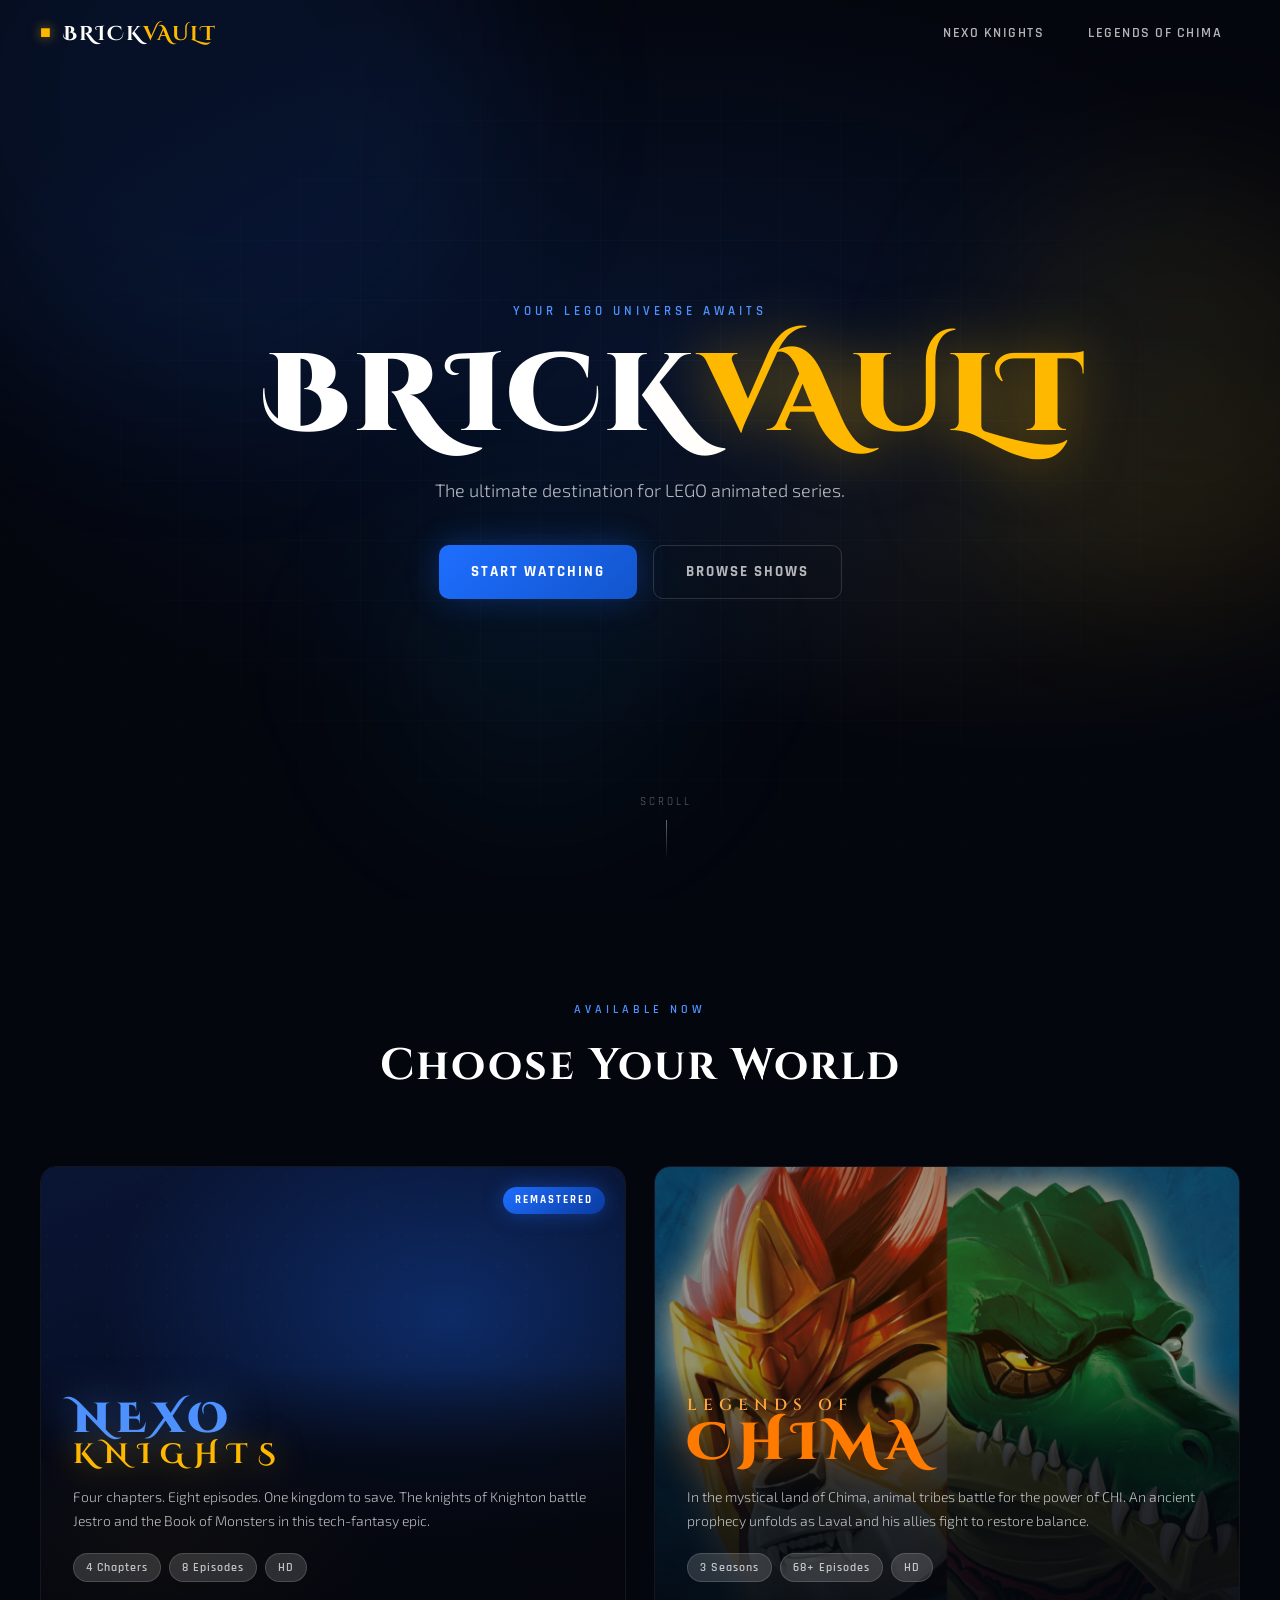
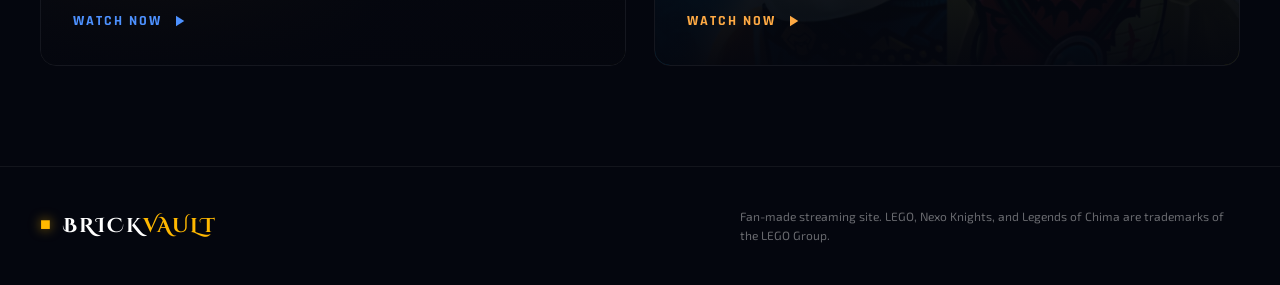
<file: index.html>
<!DOCTYPE html>
<html lang="en">
<head>
  <meta charset="UTF-8" />
  <meta name="viewport" content="width=device-width, initial-scale=1.0" />
  <title>BrickForge — LEGO Streaming</title>
  <link rel="stylesheet" href="styles/global.css" />
  <link rel="preconnect" href="https://fonts.googleapis.com" />
  <link href="https://fonts.googleapis.com/css2?family=Cinzel+Decorative:wght@700;900&family=Cinzel:wght@400;600;700&family=Rajdhani:wght@400;500;600;700&family=Exo+2:wght@300;400;600;700;900&display=swap" rel="stylesheet" />
</head>
<body class="home-page">

  <!-- NAV -->
  <nav class="nav" id="nav">
    <a href="index.html" class="nav-logo">
      <span class="logo-brick">&#9632;</span>
      <span class="logo-text">BRICK<span class="logo-accent">VAULT</span></span>
    </a>
    <div class="nav-links">
      <a href="nexo.html" class="nav-link">Nexo Knights</a>
      <a href="chima.html" class="nav-link">Legends of Chima</a>
    </div>
    <div class="nav-hamburger" id="hamburger">
      <span></span><span></span><span></span>
    </div>
  </nav>

  <!-- HERO -->
  <section class="hero">
    <div class="hero-bg">
      <div class="hero-orb hero-orb-1"></div>
      <div class="hero-orb hero-orb-2"></div>
      <div class="hero-orb hero-orb-3"></div>
      <div class="hero-grid"></div>
    </div>
    <div class="hero-content">
      <p class="hero-eyebrow">Your LEGO Universe Awaits</p>
      <h1 class="hero-title">
        <span class="hero-title-brick">BRICK</span><span class="hero-title-vault">VAULT</span>
      </h1>
      <p class="hero-subtitle">The ultimate destination for LEGO animated series.</p>
      <div class="hero-cta">
        <a href="nexo.html" class="btn btn-primary">Start Watching</a>
        <a href="#shows" class="btn btn-ghost">Browse Shows</a>
      </div>
    </div>
    <div class="hero-scroll-hint">
      <span>Scroll</span>
      <div class="hero-scroll-line"></div>
    </div>
  </section>

  <!-- SHOWS -->
  <section class="shows-section" id="shows">
    <div class="section-header">
      <p class="section-eyebrow">Available Now</p>
      <h2 class="section-title">Choose Your World</h2>
    </div>

    <div class="shows-grid">

      <!-- NEXO KNIGHTS CARD -->
      <a href="nexo.html" class="show-card nexo-card">
        <div class="card-bg">
          <div class="card-glow nexo-glow"></div>
          <div class="card-texture"></div>
        </div>
        <div class="card-badge">Remastered</div>
        <div class="card-content">
          <div class="card-logo-area">
            <div class="nexo-logo-text">
              <span class="nltext-nexo">NEXO</span>
              <span class="nltext-knights">KNIGHTS</span>
            </div>
          </div>
          <p class="card-desc">Four chapters. Eight episodes. One kingdom to save. The knights of Knighton battle Jestro and the Book of Monsters in this tech-fantasy epic.</p>
          <div class="card-meta">
            <span class="meta-tag">4 Chapters</span>
            <span class="meta-tag">8 Episodes</span>
            <span class="meta-tag">HD</span>
          </div>
          <div class="card-cta">
            <span>Watch Now</span>
            <svg width="18" height="18" viewBox="0 0 24 24" fill="currentColor"><path d="M8 5v14l11-7z"/></svg>
          </div>
        </div>
        <div class="card-shine"></div>
      </a>

      <!-- CHIMA CARD -->
      <a href="chima.html" class="show-card chima-card">
        <div class="card-bg">
          <img class="chima-card-img" src="[data-uri]" alt="Legends of Chima"/>
          <div class="card-glow chima-glow"></div>
          <div class="card-texture"></div>
        </div>
        <div class="card-content">
          <div class="card-logo-area">
            <div class="chima-logo-text">
              <span class="cltext-legends">LEGENDS OF</span>
              <span class="cltext-chima">CHIMA</span>
            </div>
          </div>
          <p class="card-desc">In the mystical land of Chima, animal tribes battle for the power of CHI. An ancient prophecy unfolds as Laval and his allies fight to restore balance.</p>
          <div class="card-meta">
            <span class="meta-tag">3 Seasons</span>
            <span class="meta-tag">68+ Episodes</span>
            <span class="meta-tag">HD</span>
          </div>
          <div class="card-cta">
            <span>Watch Now</span>
            <svg width="18" height="18" viewBox="0 0 24 24" fill="currentColor"><path d="M8 5v14l11-7z"/></svg>
          </div>
        </div>
        <div class="card-shine"></div>
      </a>

    </div>
  </section>

  <!-- FOOTER -->
  <footer class="footer">
    <div class="footer-inner">
      <a href="index.html" class="nav-logo">
        <span class="logo-brick">&#9632;</span>
        <span class="logo-text">BRICK<span class="logo-accent">VAULT</span></span>
      </a>
      <p class="footer-copy">Fan-made streaming site. LEGO, Nexo Knights, and Legends of Chima are trademarks of the LEGO Group.</p>
    </div>
  </footer>

  <script src="scripts/nav.js"></script>

  <style>
    .chima-card-img {
      position: absolute;
      inset: 0;
      width: 100%; height: 100%;
      object-fit: cover;
      object-position: center center;
      opacity: 0.55;
      transition: opacity 0.4s ease;
      border-radius: inherit;
    }
    .chima-card:hover .chima-card-img { opacity: 0.75; }
  </style>
</body>
</html>
</file>
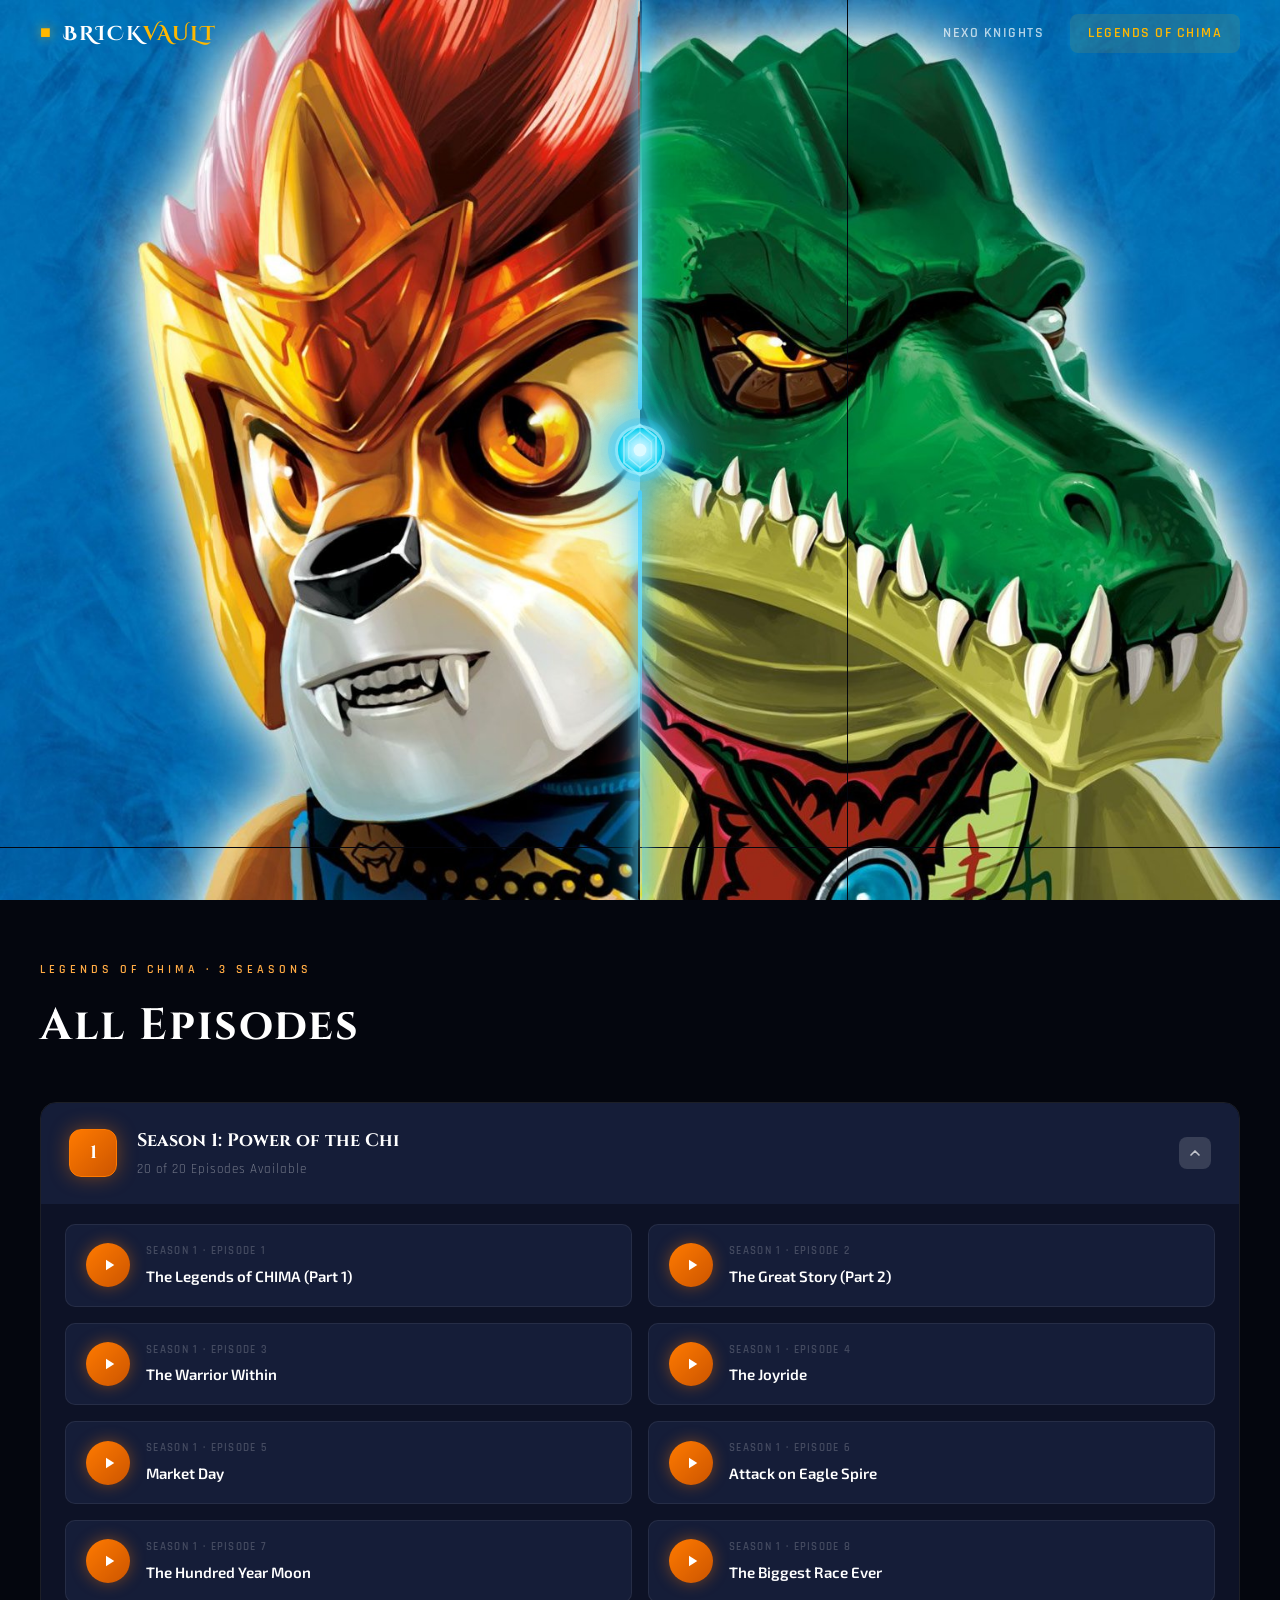
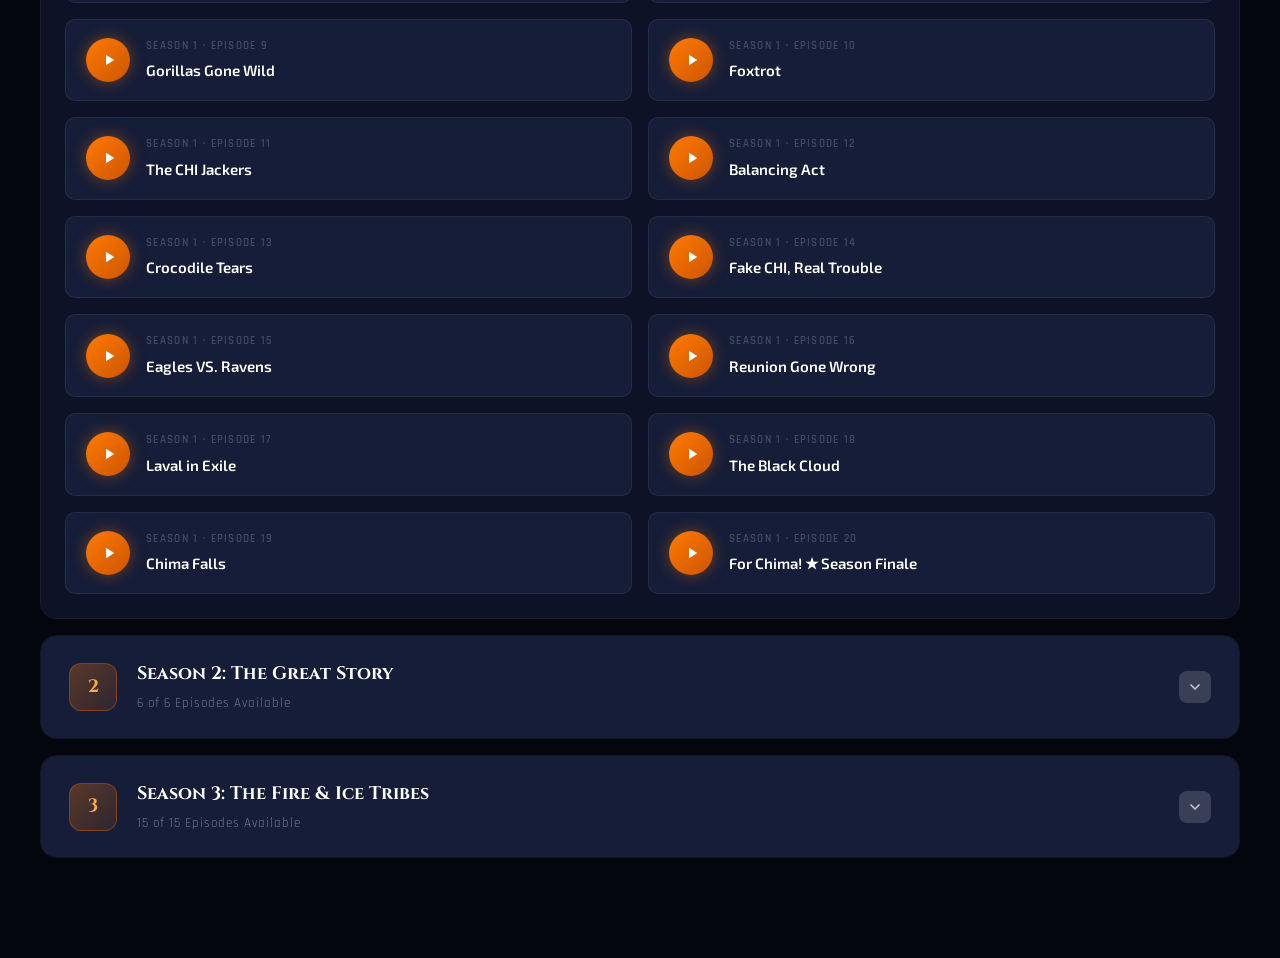
<file: chima.html>
<!DOCTYPE html>
<html lang="en">
<head>
  <meta charset="UTF-8" />
  <meta name="viewport" content="width=device-width, initial-scale=1.0" />
  <title>Legends of Chima — BrickForge</title>
  <link rel="stylesheet" href="styles/global.css" />
  <link rel="preconnect" href="https://fonts.googleapis.com" />
  <link href="https://fonts.googleapis.com/css2?family=Cinzel+Decorative:wght@700;900&family=Cinzel:wght@400;600;700&family=Rajdhani:wght@400;500;600;700&family=Exo+2:wght@300;400;600;700;900&display=swap" rel="stylesheet" />
</head>
<body class="chima-page">

  <!-- NAV -->
  <nav class="nav" id="nav">
    <a href="index.html" class="nav-logo">
      <span class="logo-brick">&#9632;</span>
      <span class="logo-text">BRICK<span class="logo-accent">VAULT</span></span>
    </a>
    <div class="nav-links">
      <a href="nexo.html" class="nav-link">Nexo Knights</a>
      <a href="chima.html" class="nav-link active">Legends of Chima</a>
    </div>
    <div class="nav-hamburger" id="hamburger">
      <span></span><span></span><span></span>
    </div>
  </nav>

  <!-- HERO -->
  <section class="chima-hero-split" id="chimaHero">
    <img class="chs-img" src="[data-uri]" alt="Laval and Cragger"/>
    <div class="chs-divider">
      <div class="chs-line chs-line-top"></div>
      <div class="chs-orb-wrap">
        <div class="chs-orb-outer"></div>
        <div class="chs-orb-mid"></div>
        <div class="chs-orb-inner"></div>
        <svg class="chs-orb-svg" viewBox="0 0 40 40" xmlns="http://www.w3.org/2000/svg">
          <polygon points="20,4 30,12 30,28 20,36 10,28 10,12" fill="none" stroke="rgba(160,240,255,0.75)" stroke-width="1.2"/>
          <polygon points="20,9 27,15 27,25 20,31 13,25 13,15" fill="rgba(100,220,255,0.18)" stroke="rgba(210,248,255,0.55)" stroke-width="0.8"/>
          <line x1="20" y1="4"  x2="20" y2="36" stroke="rgba(180,240,255,0.4)" stroke-width="0.7"/>
          <line x1="10" y1="12" x2="30" y2="28" stroke="rgba(180,240,255,0.3)" stroke-width="0.6"/>
          <line x1="30" y1="12" x2="10" y2="28" stroke="rgba(180,240,255,0.3)" stroke-width="0.6"/>
          <circle cx="20" cy="20" r="4" fill="rgba(220,250,255,0.95)"/>
        </svg>
      </div>
      <div class="chs-line chs-line-bot"></div>
    </div>
  </section>

  <style>
    .chima-hero-split {
      position: relative;
      width: 100%;
      height: 100vh;
      min-height: 480px;
      overflow: hidden;
    }
    .chs-img {
      position: absolute;
      top: 0; left: 0;
      width: 100%; height: 100%;
      object-fit: cover;
      object-position: center center;
      display: block;
    }
    /* CHI orb divider — thick & unmissable */
    .chs-divider {
      position: absolute;
      left: 50%; top: 0;
      transform: translateX(-50%);
      width: 80px; height: 100%;
      display: flex; flex-direction: column; align-items: center;
      z-index: 10; pointer-events: none;
    }
    .chs-line {
      flex: 1; width: 4px; border-radius: 2px;
      box-shadow: 0 0 14px 4px rgba(100,220,255,0.7), 0 0 32px 8px rgba(0,180,255,0.4);
    }
    .chs-line-top { background: linear-gradient(to bottom, transparent 0%, rgba(100,220,255,0.9) 60%, rgba(100,220,255,1) 100%); }
    .chs-line-bot { background: linear-gradient(to top,   transparent 0%, rgba(100,220,255,0.9) 60%, rgba(100,220,255,1) 100%); }
    .chs-orb-wrap {
      position: relative; width: 80px; height: 80px;
      flex-shrink: 0; display: flex; align-items: center; justify-content: center;
    }
    .chs-orb-outer {
      position: absolute; inset: -18px; border-radius: 50%;
      background: radial-gradient(circle, rgba(100,220,255,0.25) 0%, transparent 68%);
      animation: chsPulse 2s ease-in-out infinite;
    }
    .chs-orb-mid {
      position: absolute; inset: 8px; border-radius: 50%;
      background: radial-gradient(circle, rgba(200,248,255,0.4) 0%, rgba(0,180,240,0.25) 55%, transparent 100%);
      animation: chsPulse 2s ease-in-out infinite 0.35s;
    }
    .chs-orb-inner {
      position: absolute; inset: 18px; border-radius: 50%;
      background: radial-gradient(circle, #ffffff 0%, #a0f0ff 35%, #00ccee 70%, #0088bb 100%);
      box-shadow:
        0 0 0 3px rgba(160,240,255,0.6),
        0 0 20px 6px rgba(100,220,255,0.9),
        0 0 50px 16px rgba(0,180,255,0.55),
        0 0 90px 30px rgba(0,140,220,0.3);
      animation: chsOrbPulse 2s ease-in-out infinite;
    }
    .chs-orb-svg {
      position: absolute; width: 64px; height: 64px;
      animation: chsSpin 8s linear infinite;
    }
    @keyframes chsPulse    { 0%,100%{opacity:0.55;transform:scale(1)} 50%{opacity:1;transform:scale(1.14)} }
    @keyframes chsOrbPulse {
      0%,100%{ box-shadow: 0 0 0 3px rgba(160,240,255,0.6), 0 0 20px 6px rgba(100,220,255,0.9), 0 0 50px 16px rgba(0,180,255,0.55), 0 0 90px 30px rgba(0,140,220,0.3); }
      50%    { box-shadow: 0 0 0 4px rgba(200,250,255,0.9), 0 0 32px 10px rgba(160,245,255,1),   0 0 70px 24px rgba(0,210,255,0.7),  0 0 120px 44px rgba(0,170,240,0.4); }
    }
    @keyframes chsSpin     { from{transform:rotate(0deg)} to{transform:rotate(360deg)} }
  </style>

    <!-- CONTENT -->
  <div class="content-area">
    <div class="section-header" style="text-align:left; margin-bottom:40px;">
      <p class="section-eyebrow">Legends of Chima · 3 Seasons</p>
      <h2 class="section-title">All Episodes</h2>
    </div>

    <div class="chapters-list" id="seasonsList"></div>
  </div>

  <!-- PLAYER MODAL -->
  <div class="player-modal" id="playerModal">
    <div class="player-inner">
      <div class="player-topbar">
        <span class="player-episode-name" id="playerTitle">Episode</span>
        <button class="player-close" id="playerClose" aria-label="Close">
          <svg width="16" height="16" viewBox="0 0 24 24" fill="none" stroke="currentColor" stroke-width="2.5" stroke-linecap="round"><line x1="18" y1="6" x2="6" y2="18"/><line x1="6" y1="6" x2="18" y2="18"/></svg>
        </button>
      </div>
      <div class="player-frame-wrap">
        <iframe id="playerFrame" allow="autoplay; fullscreen" allowfullscreen></iframe>
      </div>
      <p class="player-notice">If the video doesn't load, make sure the Google Drive file is shared publicly.</p>
    </div>
  </div>

  <script src="scripts/nav.js"></script>
  <script>
    const COMING_SOON_FOLDER = "https://drive.google.com/drive/folders/1KjkepF74yL11zLR1XCc-2WvOJMWMpXJX";

    const seasons = [
      {
        number: 1,
        title: "Power of the Chi",
        episodes: [
          { ep: 1,  title: "The Legends of CHIMA (Part 1)", driveId: "1MlzeZx-08vZvH1HXDoZes0y9BCO8DhIJ" },
          { ep: 2,  title: "The Great Story (Part 2)",      driveId: "1dYM-ir0iKvCHRhRoGD82LcdgsbA0UWF3" },
          { ep: 3,  title: "The Warrior Within",            driveId: "13yq0ULyCD_TyLN_XXSRER-3dDrOulE5C" },
          { ep: 4,  title: "The Joyride",                   driveId: "1UOD4OiGuSIm0WuuZ6SDeLyHhRMQ4dWaS" },
          { ep: 5,  title: "Market Day",                    driveId: "1szaQmmCO9HIfRc2hYWY0tomEcyyXfdyQ" },
          { ep: 6,  title: "Attack on Eagle Spire",         driveId: "1ivHY3LZ3-jlEDTUNl28_gkAac7VzIEXB" },
          { ep: 7,  title: "The Hundred Year Moon",         driveId: "1Bg9Z_3ZKRKvw4Bhc-yYQH6O-DWiBXcis" },
          { ep: 8,  title: "The Biggest Race Ever",         driveId: "11KazQEt9VoR9kSS1ZxSfMlp6KIyrfcn2" },
          { ep: 9,  title: "Gorillas Gone Wild",            driveId: "1i8jhBFf7QJMOwfyc0Ecv88YeXvMTc0kh" },
          { ep: 10, title: "Foxtrot",                       driveId: "1ACtdivs8CQEIIl-ELFpD54-kIdrLlWaj" },
          { ep: 11, title: "The CHI Jackers",               driveId: "1l1Wcnkeg0jE4uIvvxStcCyngAsHs7oiI" },
          { ep: 12, title: "Balancing Act",                 driveId: "1IWMo0_62RT8rStIwMLXhwnouZSWYTPMa" },
          { ep: 13, title: "Crocodile Tears",               driveId: "1riokEU9DJfqsz9Hvy0ZpSGQ6tABeIat1" },
          { ep: 14, title: "Fake CHI, Real Trouble",        driveId: "1vnVTXuNDRsb70yZxYwj_JzKpeFMHm3dO" },
          { ep: 15, title: "Eagles VS. Ravens",             driveId: "1vhHOq9WEolB-Ly6fWXXr4P5KAv68hic8" },
          { ep: 16, title: "Reunion Gone Wrong",            driveId: "1jnIiSat_4-7qYbzYS8Z9HC0CPc49_ej9" },
          { ep: 17, title: "Laval in Exile",                driveId: "1cY2UT0DP3F0qUUqYJWwYVv_ZejGb3UF9" },
          { ep: 18, title: "The Black Cloud",               driveId: "1laGA1IwaGux9SWAr4npoSApw00i9HvHY" },
          { ep: 19, title: "Chima Falls",                   driveId: "1-IHPKUHnnXCHc7sJSSsgwF03LXuvEirJ" },
          { ep: 20, title: "For Chima! ★ Season Finale",    driveId: "1r79m4h-mOdsxtoeUvI8-nahUImuW_W0S" },
        ]
      },
      {
        number: 2,
        title: "The Great Story",
        episodes: [
          { ep: 1, title: "Into the Outlands",                    driveId: "1muHbHsG8qKzxizLPE6gDJWn3ObMVBoe7" },
          { ep: 2, title: "A Tangled Web",                        driveId: "1VBqhB90_qkoxVfu8kG-4xBKbMeZAh-2i" },
          { ep: 3, title: "The Legend Thief",                     driveId: "1hHwvYSbHNgUcJO5nu_kiD9LpJ102Gdx-" },
          { ep: 4, title: "The Eagle and the Bear",               driveId: "1dyHxtHOpHwTLjsWbTSS9H3GEg1P0rIY-" },
          { ep: 5, title: "Tooth or Consequences",                driveId: "1ikYCKs54PGO5g2DDrWMRNb-_pN58-JR-" },
          { ep: 6, title: "This May Sting a Bit ★ Season Finale", driveId: "1u9p1V9JvuLNzdKvWsy259ttNrkzWVmrY" },
        ]
      },
      {
        number: 3,
        title: "The Fire & Ice Tribes",
        episodes: [
          { ep: 1,  title: "Fire Dreaming",           driveId: "1k5TBNT-W8fIrhejRskNsZfvoNdNchyhy" },
          { ep: 2,  title: "Attack of the Ice Clan",  driveId: "1B4X3d5gbr9GmqijiA-LbUyAtm-HmzWWS" },
          { ep: 3,  title: "The Call of Cavora",      driveId: "1hYcFsAEfyektv40ATltxTOG1q3Ncep4Y" },
          { ep: 4,  title: "Trial by Fire",           driveId: "1hxZZ3arRRyQSNAYL-nOdLdnfK23uVfmy" },
          { ep: 5,  title: "The Crescent",            driveId: "1MBIi9lNpx1jveLfsi8ZzFjaKrD0RM802" },
          { ep: 6,  title: "Fired Up!",               driveId: "1DRWk0G4t9TpgiZzNCcIYNcJO097RvGM7" },
          { ep: 7,  title: "Cool and Collected",      driveId: "1d2T6L6eM07FF0ipRKTt5C09HIf9OVx3A" },
          { ep: 8, title: "The Snowball Effect",      driveId: "102fMm8OmEkRxPfQsscdSIp8cNuIROmuM" },
          { ep: 9, title: "The King Thing",           driveId: "1hmBgkK4KuK4CNJ1JsWiZlKzHvyZVD5sD" },
          { ep: 10, title: "A Very Slippery Slope",   driveId: "1JqAhJaxdQODzHlnevxL264QhEY6VEfwt" },
          { ep: 11, title: "The Artifact",            driveId: "1prWCK1YGWViNJim04ul6IJCspRp1r9Mg" },
          { ep: 12, title: "The Phoenix Has Landed",  driveId: "1YQMbZUIAmDlNQGScy-b9DMjfJMX7PqCz" },
          { ep: 13, title: "A Spark of Hope",         driveId: "1mEYOgxTYewTpiVLiZtmWv7McwM3Mzw2M" },
          { ep: 14, title: "Wings of Fire",           driveId: "1UJHbHIJGRuiaghSD0lBJM_zKRoJesTBP" },
          { ep: 15, title: "The Heart of Cavora",     driveId: "1IxklmrBBNYbyvuY02ipziiy1VSkbw3ZG" },
        ]
      }
    ];

    // ── BUILD UI ──
    const list = document.getElementById('seasonsList');

    seasons.forEach((season, idx) => {
      const available = season.episodes.filter(e => e.driveId).length;
      const total     = season.episodes.length;
      const allMissing = available === 0;

      const block = document.createElement('div');
      block.className = 'chapter-block' + (idx === 0 ? ' open' : '');

      const episodeCards = season.episodes.map(ep => {
        if (ep.driveId) {
          return `
            <div class="episode-card" data-id="${ep.driveId}" data-title="S${season.number} E${ep.ep}: ${ep.title}">
              <div class="episode-play-btn">
                <svg viewBox="0 0 24 24"><path d="M8 5v14l11-7z"/></svg>
              </div>
              <div class="episode-info">
                <div class="episode-label">Season ${season.number} · Episode ${ep.ep}</div>
                <div class="episode-title">${ep.title}</div>
              </div>
            </div>`;
        } else {
          return `
            <div class="episode-card episode-card--soon">
              <div class="episode-play-btn episode-play-btn--soon">
                <svg viewBox="0 0 24 24" fill="none" stroke="currentColor" stroke-width="2"><circle cx="12" cy="12" r="10"/><line x1="12" y1="8" x2="12" y2="12"/><line x1="12" y1="16" x2="12.01" y2="16"/></svg>
              </div>
              <div class="episode-info">
                <div class="episode-label">Season ${season.number} · Episode ${ep.ep}</div>
                <div class="episode-title">${ep.title}</div>
                <div class="episode-coming-soon">Coming soon</div>
              </div>
            </div>`;
        }
      }).join('');

      const comingSoonBanner = allMissing ? `
        <div class="season-coming-banner">
          <div class="scb-icon">⏳</div>
          <div class="scb-text">
            <strong>Episodes coming soon</strong>
            <span>More episodes are being added regularly. <a href="${COMING_SOON_FOLDER}" target="_blank" rel="noopener">Browse available files on Google Drive</a></span>
          </div>
        </div>` : (available < total ? `
        <div class="season-coming-banner season-coming-banner--partial">
          <div class="scb-icon">📺</div>
          <div class="scb-text">
            <strong>${total - available} more episode${total - available !== 1 ? 's' : ''} coming soon</strong>
            <span>Additional episodes are being added. <a href="${COMING_SOON_FOLDER}" target="_blank" rel="noopener">Browse available files on Google Drive</a></span>
          </div>
        </div>` : '');

      block.innerHTML = `
        <div class="chapter-header">
          <div class="chapter-header-left">
            <div class="chapter-number-badge">${season.number}</div>
            <div class="chapter-info">
              <h3>Season ${season.number}: ${season.title}</h3>
              <p>${available} of ${total} Episodes Available</p>
            </div>
          </div>
          <div class="chapter-chevron">
            <svg width="16" height="16" viewBox="0 0 24 24" fill="none" stroke="currentColor" stroke-width="2.5" stroke-linecap="round" stroke-linejoin="round"><polyline points="6 9 12 15 18 9"/></svg>
          </div>
        </div>
        <div class="chapter-episodes">
          ${episodeCards}
          ${comingSoonBanner}
        </div>
      `;
      list.appendChild(block);
    });

    // ── ACCORDION ──
    document.querySelectorAll('.chapter-header').forEach(header => {
      header.addEventListener('click', () => {
        const block = header.closest('.chapter-block');
        const isOpen = block.classList.contains('open');
        document.querySelectorAll('.chapter-block').forEach(b => b.classList.remove('open'));
        if (!isOpen) block.classList.add('open');
      });
    });

    // ── PLAYER ──
    const modal    = document.getElementById('playerModal');
    const frame    = document.getElementById('playerFrame');
    const titleEl  = document.getElementById('playerTitle');
    const closeBtn = document.getElementById('playerClose');

    function openPlayer(driveId, title) {
      frame.src = `https://drive.google.com/file/d/${driveId}/preview`;
      titleEl.textContent = title;
      modal.classList.add('open');
      document.body.style.overflow = 'hidden';
    }
    function closePlayer() {
      modal.classList.remove('open');
      frame.src = '';
      document.body.style.overflow = '';
    }

    document.addEventListener('click', e => {
      const card = e.target.closest('.episode-card');
      if (!card || card.classList.contains('episode-card--soon')) return;
      openPlayer(card.dataset.id, card.dataset.title);
    });

    closeBtn.addEventListener('click', closePlayer);
    modal.addEventListener('click', e => { if (e.target === modal) closePlayer(); });
    document.addEventListener('keydown', e => { if (e.key === 'Escape') closePlayer(); });
  </script>

  <style>
    /* ── Coming soon episode cards ── */
    .episode-card--soon {
      opacity: 0.45;
      cursor: default;
      pointer-events: none;
    }
    .episode-play-btn--soon {
      background: rgba(255,255,255,0.06) !important;
      box-shadow: none !important;
    }
    .episode-coming-soon {
      font-size: 10px;
      letter-spacing: 0.2em;
      text-transform: uppercase;
      color: var(--chima-amber-bright, #FF9800);
      margin-top: 4px;
      font-family: 'Rajdhani', sans-serif;
      font-weight: 600;
    }

    /* ── Coming soon season banner ── */
    .season-coming-banner {
      display: flex;
      align-items: flex-start;
      gap: 14px;
      margin: 16px 0 8px;
      padding: 16px 20px;
      background: rgba(255,152,0,0.07);
      border: 1px solid rgba(255,152,0,0.2);
      border-radius: 10px;
    }
    .season-coming-banner--partial {
      background: rgba(100,200,255,0.06);
      border-color: rgba(100,200,255,0.18);
    }
    .scb-icon { font-size: 22px; flex-shrink: 0; margin-top: 1px; }
    .scb-text { display: flex; flex-direction: column; gap: 4px; }
    .scb-text strong {
      font-family: 'Cinzel', serif;
      font-size: 13px;
      font-weight: 700;
      color: rgba(255,255,255,0.9);
      letter-spacing: 0.04em;
    }
    .scb-text span {
      font-family: 'Rajdhani', sans-serif;
      font-size: 13px;
      color: rgba(255,255,255,0.5);
    }
    .scb-text a {
      color: var(--chima-amber-bright, #FF9800);
      text-decoration: none;
      border-bottom: 1px solid rgba(255,152,0,0.3);
      transition: border-color 0.2s;
    }
    .scb-text a:hover { border-color: rgba(255,152,0,0.8); }
  </style>

  

  

</body>
</html>
</file>
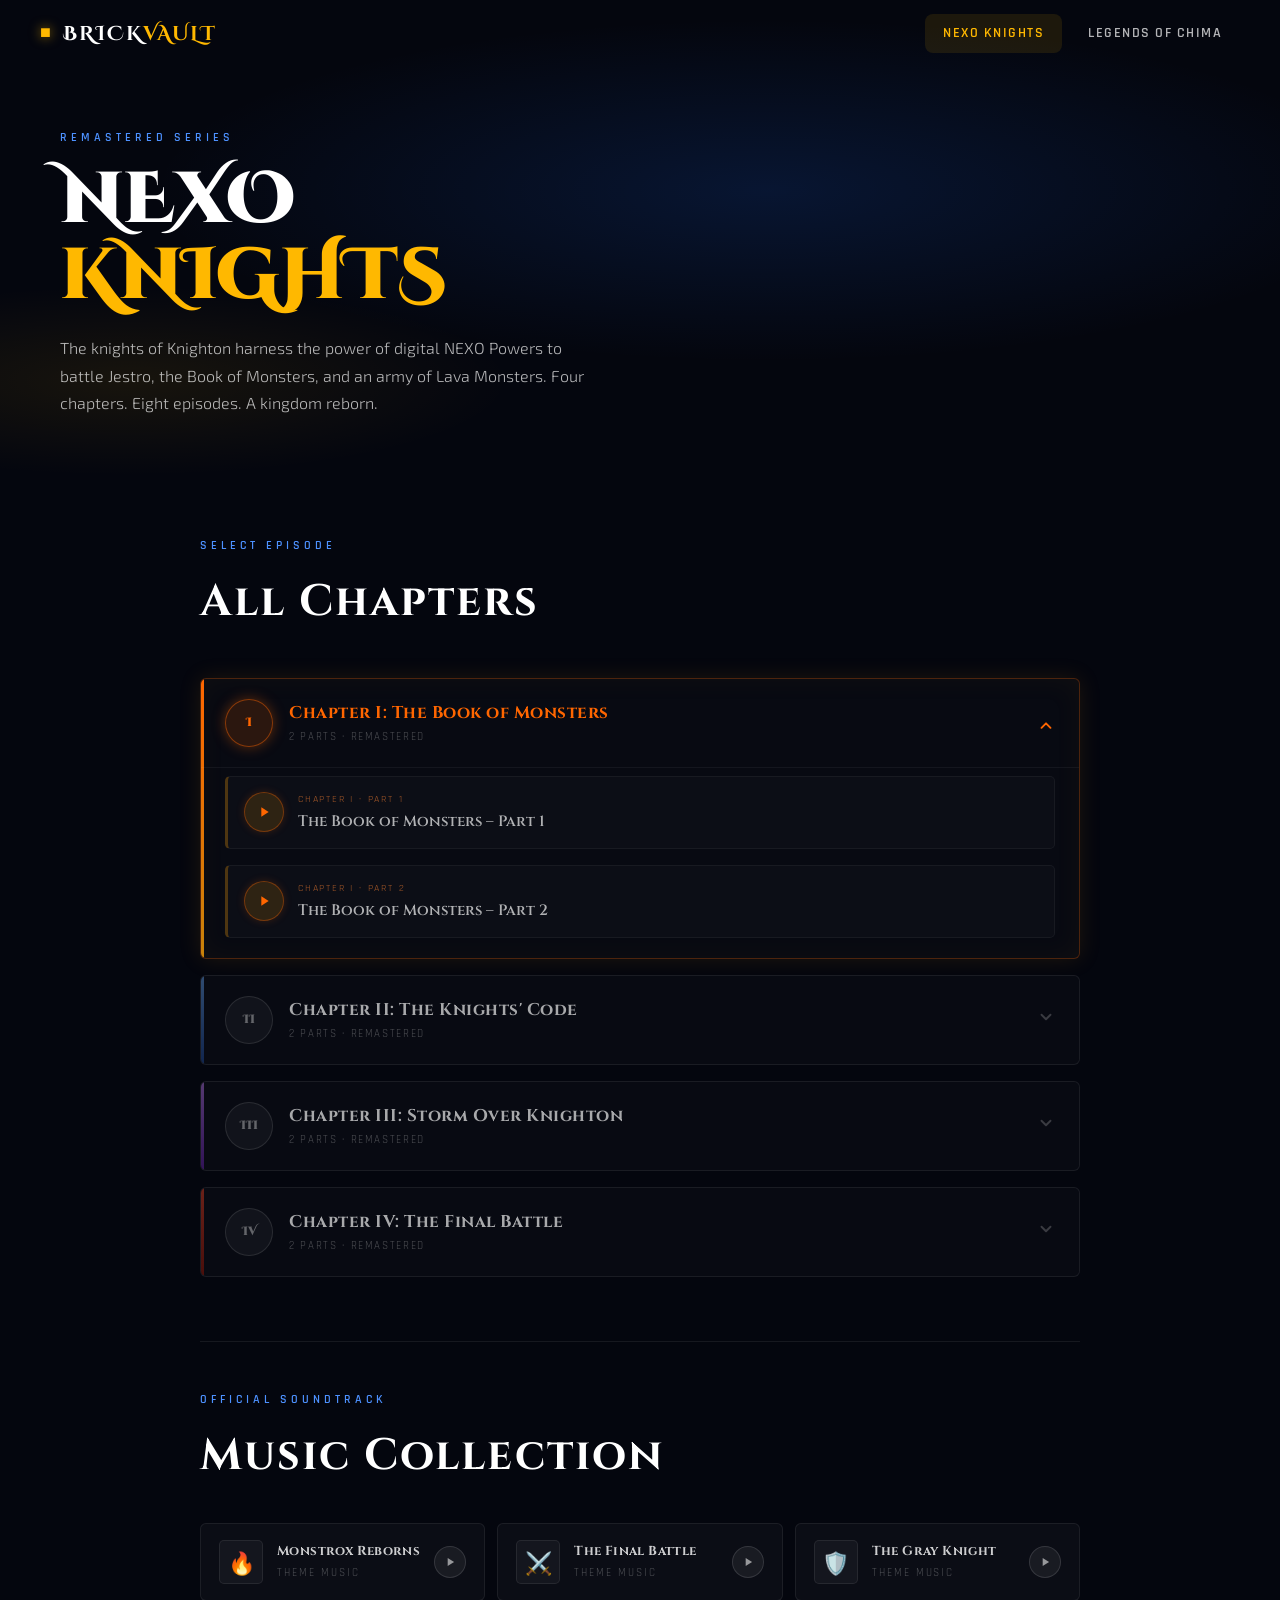
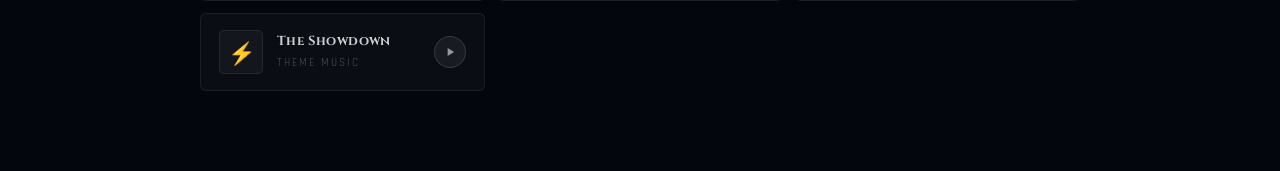
<file: nexo.html>
<!DOCTYPE html>
<html lang="en">
<head>
  <meta charset="UTF-8" />
  <meta name="viewport" content="width=device-width, initial-scale=1.0" />
  <title>Nexo Knights — BrickForge</title>
  <link rel="stylesheet" href="styles/global.css" />
  <link rel="preconnect" href="https://fonts.googleapis.com" />
  <link href="https://fonts.googleapis.com/css2?family=Cinzel+Decorative:wght@700;900&family=Cinzel:wght@400;600;700&family=Rajdhani:wght@400;500;600;700&family=Exo+2:wght@300;400;600;700;900&display=swap" rel="stylesheet" />
  <style>
    /* Ch 1 fire/gold  Ch 2 sapphire  Ch 3 violet  Ch 4 crimson */
    .bom-chapter[data-theme="1"] { --ca:#FF6600; --cb:#c8820a; --cc:rgba(255,80,0,0.07);  }
    .bom-chapter[data-theme="2"] { --ca:#6aaeff; --cb:#1e4fa8; --cc:rgba(30,80,200,0.07); }
    .bom-chapter[data-theme="3"] { --ca:#c880ff; --cb:#7020c0; --cc:rgba(120,40,220,0.07);}
    .bom-chapter[data-theme="4"] { --ca:#ff4422; --cb:#aa1500; --cc:rgba(200,20,0,0.09);  }

    .bom-chapter {
      margin-bottom: 16px;
      border: 1px solid rgba(255,255,255,0.07);
      border-radius: 6px;
      background: rgba(255,255,255,0.02);
      overflow: hidden;
      position: relative;
      transition: border-color 0.3s, box-shadow 0.3s;
    }
    .bom-chapter::before {
      content:''; position:absolute; top:0; left:0; bottom:0; width:3px;
      background: linear-gradient(to bottom, var(--ca), var(--cb));
      opacity:0.4; transition:opacity 0.3s;
    }
    .bom-chapter.open::before { opacity:1; }
    .bom-chapter.open {
      border-color: color-mix(in srgb, var(--ca) 28%, transparent);
      box-shadow: 0 0 22px color-mix(in srgb, var(--cb) 14%, transparent),
                  inset 0 0 28px color-mix(in srgb, var(--cb) 5%, transparent);
    }

    .bom-chapter-header {
      display:flex; align-items:center; justify-content:space-between;
      padding:20px 24px; cursor:pointer; user-select:none;
      transition:background 0.2s; gap:16px;
    }
    .bom-chapter-header:hover { background:rgba(255,255,255,0.03); }
    .bom-chapter.open .bom-chapter-header:hover { background:var(--cc); }
    .bom-chapter-left { display:flex; align-items:center; gap:16px; }

    .bom-chapter-numeral {
      font-family:'Cinzel Decorative',serif; font-size:12px; font-weight:900;
      width:48px; height:48px; border-radius:50%;
      display:flex; align-items:center; justify-content:center;
      background:rgba(255,255,255,0.04); border:1px solid rgba(255,255,255,0.1);
      color:rgba(255,255,255,0.35); flex-shrink:0; transition:all 0.3s;
    }
    .bom-chapter.open .bom-chapter-numeral {
      background: color-mix(in srgb, var(--ca) 14%, transparent);
      border-color: color-mix(in srgb, var(--ca) 45%, transparent);
      color:var(--ca);
      box-shadow: 0 0 14px color-mix(in srgb, var(--ca) 35%, transparent);
    }

    .bom-chapter-info h3 {
      font-family:'Cinzel',serif; font-size:clamp(14px,1.8vw,17px); font-weight:700;
      color:rgba(255,255,255,0.65); letter-spacing:0.03em; transition:color 0.2s;
    }
    .bom-chapter.open .bom-chapter-info h3 { color:var(--ca); }
    .bom-chapter-info p {
      font-family:'Rajdhani',sans-serif; font-size:11px;
      color:rgba(255,255,255,0.28); letter-spacing:0.15em; text-transform:uppercase; margin-top:3px;
    }

    .bom-chevron {
      color:rgba(255,255,255,0.2);
      transition:transform 0.3s cubic-bezier(0.34,1.56,0.64,1), color 0.2s;
      flex-shrink:0;
    }
    .bom-chapter.open .bom-chevron { transform:rotate(180deg); color:var(--ca); }

    .bom-episodes {
      display:none; flex-direction:column; gap:8px;
      padding:0 24px 20px;
      border-top:1px solid rgba(255,255,255,0.05);
    }
    .bom-chapter.open .bom-episodes { display:flex; animation:epOpen 0.25s ease both; }
    @keyframes epOpen { from{opacity:0;transform:translateY(-6px)} to{opacity:1;transform:translateY(0)} }

    .bom-ep-card {
      display:flex; align-items:center; gap:14px;
      padding:14px 16px; border-radius:5px;
      background:rgba(255,255,255,0.02);
      border:1px solid rgba(255,255,255,0.05);
      border-left:3px solid color-mix(in srgb, var(--cb) 35%, transparent);
      cursor:pointer; margin-top:8px;
      transition:background 0.2s, border-color 0.2s, transform 0.15s, box-shadow 0.2s;
    }
    .bom-ep-card:hover {
      background:var(--cc);
      border-color:color-mix(in srgb, var(--ca) 28%, transparent);
      border-left-color:var(--ca);
      transform:translateX(4px);
      box-shadow:-3px 0 14px color-mix(in srgb, var(--ca) 16%, transparent);
    }

    .bom-play {
      width:40px; height:40px; border-radius:50%;
      background:color-mix(in srgb, var(--cb) 18%, transparent);
      border:1px solid color-mix(in srgb, var(--ca) 35%, transparent);
      display:flex; align-items:center; justify-content:center;
      color:var(--ca); flex-shrink:0; transition:all 0.2s;
      box-shadow:0 0 8px color-mix(in srgb, var(--ca) 18%, transparent);
    }
    .bom-play svg { width:16px; height:16px; fill:currentColor; }
    .bom-ep-card:hover .bom-play {
      background:color-mix(in srgb, var(--ca) 22%, transparent);
      box-shadow:0 0 18px color-mix(in srgb, var(--ca) 40%, transparent);
      border-color:var(--ca);
    }

    .bom-ep-info { flex:1; min-width:0; }
    .bom-ep-label {
      font-size:10px; letter-spacing:0.18em; text-transform:uppercase;
      color:color-mix(in srgb, var(--ca) 50%, rgba(255,255,255,0.25));
      margin-bottom:3px; font-family:'Rajdhani',sans-serif;
    }
    .bom-ep-title {
      font-family:'Cinzel',serif; font-size:clamp(13px,1.4vw,15px);
      color:rgba(255,255,255,0.68); font-weight:600; transition:color 0.2s;
    }
    .bom-ep-card:hover .bom-ep-title { color:var(--ca); }

    .bom-music-section {
      margin-top:64px; padding-top:48px;
      border-top:1px solid rgba(255,255,255,0.07);
    }
    .bom-music-grid {
      display:grid; grid-template-columns:repeat(auto-fill,minmax(240px,1fr)); gap:12px;
    }
    .bom-music-card {
      display:flex; align-items:center; gap:14px; padding:16px 18px;
      border-radius:6px; background:rgba(255,255,255,0.03);
      border:1px solid rgba(255,255,255,0.07);
      cursor:pointer; transition:background 0.2s, border-color 0.2s, transform 0.15s;
    }
    .bom-music-card:hover { background:rgba(255,255,255,0.06); border-color:rgba(255,255,255,0.14); transform:translateX(3px); }
    .bom-music-icon {
      font-size:22px; width:44px; height:44px;
      display:flex; align-items:center; justify-content:center;
      background:rgba(255,255,255,0.04); border:1px solid rgba(255,255,255,0.08); border-radius:5px; flex-shrink:0;
    }
    .bom-music-info { flex:1; min-width:0; }
    .bom-music-title { font-family:'Cinzel',serif; font-size:13px; font-weight:700; color:rgba(255,255,255,0.8); letter-spacing:0.03em; }
    .bom-music-sub { font-family:'Rajdhani',sans-serif; font-size:11px; letter-spacing:0.18em; text-transform:uppercase; color:rgba(255,255,255,0.28); margin-top:3px; }
    .bom-music-play {
      width:32px; height:32px; border-radius:50%;
      background:rgba(255,255,255,0.06); border:1px solid rgba(255,255,255,0.12);
      display:flex; align-items:center; justify-content:center;
      color:rgba(255,255,255,0.55); flex-shrink:0; transition:all 0.2s;
    }
    .bom-music-card:hover .bom-music-play { background:rgba(255,255,255,0.12); color:#fff; }

    .book-content { padding:60px 40px 80px; max-width:960px; margin:0 auto; }
    @media(max-width:600px){
      .book-content{padding:40px 20px 60px;}
      .bom-chapter-header{padding:16px 18px;}
      .bom-episodes{padding:0 16px 16px;}
    }
  </style>
</head>
<body class="nexo-page">

  <nav class="nav" id="nav">
    <a href="index.html" class="nav-logo">
      <span class="logo-brick">&#9632;</span>
      <span class="logo-text">BRICK<span class="logo-accent">VAULT</span></span>
    </a>
    <div class="nav-links">
      <a href="nexo.html" class="nav-link active">Nexo Knights</a>
      <a href="chima.html" class="nav-link">Legends of Chima</a>
    </div>
    <div class="nav-hamburger" id="hamburger">
      <span></span><span></span><span></span>
    </div>
  </nav>

  <section class="show-hero">
    <div class="show-hero-bg"></div>
    <div class="show-hero-content">
      <p class="show-hero-eyebrow">Remastered Series</p>
      <h1 class="show-hero-title">NEXO<br/><span>KNIGHTS</span></h1>
      <p class="show-hero-desc">The knights of Knighton harness the power of digital NEXO Powers to battle Jestro, the Book of Monsters, and an army of Lava Monsters. Four chapters. Eight episodes. A kingdom reborn.</p>
    </div>
  </section>

  <div class="book-content">
    <div class="section-header" style="text-align:left;margin-bottom:40px;">
      <p class="section-eyebrow">Select Episode</p>
      <h2 class="section-title">All Chapters</h2>
    </div>
    <div id="chaptersList"></div>

    <div class="bom-music-section">
      <div class="section-header" style="text-align:left;margin-bottom:32px;">
        <p class="section-eyebrow">Official Soundtrack</p>
        <h2 class="section-title">Music Collection</h2>
      </div>
      <div class="bom-music-grid" id="musicGrid"></div>
    </div>
  </div>

  <div class="player-modal" id="playerModal">
    <div class="player-inner">
      <div class="player-topbar">
        <span class="player-episode-name" id="playerTitle">Episode</span>
        <button class="player-close" id="playerClose" aria-label="Close">
          <svg width="16" height="16" viewBox="0 0 24 24" fill="none" stroke="currentColor" stroke-width="2.5" stroke-linecap="round"><line x1="18" y1="6" x2="6" y2="18"/><line x1="6" y1="6" x2="18" y2="18"/></svg>
        </button>
      </div>
      <div class="player-frame-wrap">
        <iframe id="playerFrame" allow="autoplay; fullscreen" allowfullscreen></iframe>
      </div>
      <p class="player-notice">If the video doesn't load, make sure the Google Drive file is shared publicly.</p>
    </div>
  </div>

  <script src="scripts/nav.js"></script>
  <script>
    const ROMAN = ['I','II','III','IV'];
    const chapters = [
      { number:1, title:"The Book of Monsters", parts:[
        { label:"Chapter I · Part 1",   title:"The Book of Monsters – Part 1", driveId:"1SHofRwqYWnm68iv6CBB5D4pKPLEtsSAh" },
        { label:"Chapter I · Part 2",   title:"The Book of Monsters – Part 2", driveId:"1g9M_BbIYpn1f3YdT8Jo9bNpi3DOx1FAT" }
      ]},
      { number:2, title:"The Knights' Code", parts:[
        { label:"Chapter II · Part 1",  title:"The Knights' Code – Part 1",    driveId:"1rGOeoQk61IaS71jv_BXpaLvz-PgbbwZ4" },
        { label:"Chapter II · Part 2",  title:"The Knights' Code – Part 2",    driveId:"1VJHZ_jAglgj0qB9hYuwOoGA4QZLEliY6" }
      ]},
      { number:3, title:"Storm Over Knighton", parts:[
        { label:"Chapter III · Part 1", title:"Storm Over Knighton – Part 1",  driveId:"10vcztvMj17KExgvy3Nd6ikbQnc05KT8s" },
        { label:"Chapter III · Part 2", title:"Storm Over Knighton – Part 2",  driveId:"1jD7lF1bmNs6eFzVfs5dstdz7s0e3cMav" }
      ]},
      { number:4, title:"The Final Battle", parts:[
        { label:"Chapter IV · Part 1",  title:"The Final Battle – Part 1",     driveId:"1lmNCjnikHMggvhCZvEb2mVbhroeZmhQW" },
        { label:"Chapter IV · Part 2",  title:"The Final Battle – Part 2",     driveId:"1mkM2NO15AV9h4Kn3v2cDYIjA2liYQ-rN" }
      ]}
    ];

    const list = document.getElementById('chaptersList');
    chapters.forEach((ch, idx) => {
      const block = document.createElement('div');
      block.className = 'bom-chapter' + (idx === 0 ? ' open' : '');
      block.dataset.theme = ch.number;
      block.innerHTML = `
        <div class="bom-chapter-header">
          <div class="bom-chapter-left">
            <div class="bom-chapter-numeral">${ROMAN[idx]}</div>
            <div class="bom-chapter-info">
              <h3>Chapter ${ROMAN[idx]}: ${ch.title}</h3>
              <p>2 Parts · Remastered</p>
            </div>
          </div>
          <div class="bom-chevron">
            <svg width="18" height="18" viewBox="0 0 24 24" fill="none" stroke="currentColor" stroke-width="2.5" stroke-linecap="round" stroke-linejoin="round"><polyline points="6 9 12 15 18 9"/></svg>
          </div>
        </div>
        <div class="bom-episodes">
          ${ch.parts.map(p => `
            <div class="bom-ep-card" data-id="${p.driveId}" data-title="${p.title}">
              <div class="bom-play"><svg viewBox="0 0 24 24"><path d="M8 5v14l11-7z"/></svg></div>
              <div class="bom-ep-info">
                <div class="bom-ep-label">${p.label}</div>
                <div class="bom-ep-title">${p.title}</div>
              </div>
            </div>`).join('')}
        </div>`;
      list.appendChild(block);
    });

    document.querySelectorAll('.bom-chapter-header').forEach(h => {
      h.addEventListener('click', () => {
        const block = h.closest('.bom-chapter');
        const isOpen = block.classList.contains('open');
        document.querySelectorAll('.bom-chapter').forEach(b => b.classList.remove('open'));
        if (!isOpen) block.classList.add('open');
      });
    });

    const musicTracks = [
      { title:"Monstrox Reborns", subtitle:"Theme Music", driveId:"1B7SkOR0eO3CqdvBxE8DzzlXVkckN7qof", icon:"🔥" },
      { title:"The Final Battle", subtitle:"Theme Music", driveId:"1M7qE9d45dX_DJhv4WTCZiOyUo53jrPxp", icon:"⚔️" },
      { title:"The Gray Knight",  subtitle:"Theme Music", driveId:"17OGPzwxaxzrs_6lY7cu-LxZEA_WRtB7b", icon:"🛡️" },
      { title:"The Showdown",     subtitle:"Theme Music", driveId:"1dYsRnfwlTGScLeveor9p_ii_htU1_Nsd", icon:"⚡" }
    ];
    const musicGrid = document.getElementById('musicGrid');
    musicTracks.forEach(t => {
      const card = document.createElement('div');
      card.className = 'bom-music-card';
      card.innerHTML = `
        <div class="bom-music-icon">${t.icon}</div>
        <div class="bom-music-info">
          <div class="bom-music-title">${t.title}</div>
          <div class="bom-music-sub">${t.subtitle}</div>
        </div>
        <div class="bom-music-play">
          <svg viewBox="0 0 24 24" width="14" height="14" fill="currentColor"><path d="M8 5v14l11-7z"/></svg>
        </div>`;
      card.addEventListener('click', () => openPlayer(t.driveId, `${t.title} – ${t.subtitle}`));
      musicGrid.appendChild(card);
    });

    const modal=document.getElementById('playerModal'), frame=document.getElementById('playerFrame'),
          titleEl=document.getElementById('playerTitle'), closeBtn=document.getElementById('playerClose');
    function openPlayer(id,title){ frame.src=`https://drive.google.com/file/d/${id}/preview`; titleEl.textContent=title; modal.classList.add('open'); document.body.style.overflow='hidden'; }
    function closePlayer(){ modal.classList.remove('open'); frame.src=''; document.body.style.overflow=''; }
    document.addEventListener('click', e=>{ const c=e.target.closest('.bom-ep-card'); if(c) openPlayer(c.dataset.id,c.dataset.title); });
    closeBtn.addEventListener('click',closePlayer);
    modal.addEventListener('click',e=>{ if(e.target===modal) closePlayer(); });
    document.addEventListener('keydown',e=>{ if(e.key==='Escape') closePlayer(); });
  </script>
</body>
</html>
</file>
<file: styles/global.css>
/* ===================================================
   BRICKFORGE — GLOBAL STYLES
   =================================================== */

:root {
  --black: #04060E;
  --dark: #080C1A;
  --dark-2: #0D1226;
  --dark-3: #111830;
  --surface: #151D38;
  --surface-2: #1C2645;
  --border: rgba(255,255,255,0.07);
  --border-bright: rgba(255,255,255,0.14);

  /* Nexo — electric blue + gold */
  --nexo-blue: #1E6EFF;
  --nexo-blue-bright: #4D91FF;
  --nexo-gold: #FFB800;
  --nexo-gold-bright: #FFD84D;

  /* Chima — amber + jungle green */
  --chima-amber: #FF7A00;
  --chima-amber-bright: #FFAA44;
  --chima-green: #1DBF6E;
  --chima-green-bright: #4FE89A;

  --white: #FFFFFF;
  --white-70: rgba(255,255,255,0.7);
  --white-40: rgba(255,255,255,0.4);
  --white-15: rgba(255,255,255,0.15);

  --nav-h: 68px;
  --radius: 16px;
  --radius-sm: 10px;
}

*, *::before, *::after { box-sizing: border-box; margin: 0; padding: 0; }

html { scroll-behavior: smooth; }

body {
  background: var(--black);
  color: var(--white);
  font-family: 'Exo 2', sans-serif;
  font-size: 16px;
  line-height: 1.6;
  min-height: 100vh;
  overflow-x: hidden;
}

a { text-decoration: none; color: inherit; }
img { display: block; max-width: 100%; }

/* ===== SCROLLBAR ===== */
::-webkit-scrollbar { width: 6px; }
::-webkit-scrollbar-track { background: var(--dark); }
::-webkit-scrollbar-thumb { background: var(--surface-2); border-radius: 3px; }
::-webkit-scrollbar-thumb:hover { background: var(--border-bright); }

/* ===== NAV ===== */
.nav {
  position: fixed;
  top: 0; left: 0; right: 0;
  height: var(--nav-h);
  display: flex;
  align-items: center;
  justify-content: space-between;
  padding: 0 40px;
  z-index: 100;
  transition: background 0.3s, backdrop-filter 0.3s, border-color 0.3s;
  border-bottom: 1px solid transparent;
}

.nav.scrolled {
  background: rgba(4,6,14,0.92);
  backdrop-filter: blur(20px);
  border-color: var(--border);
}

.nav-logo {
  display: flex;
  align-items: center;
  gap: 10px;
  font-family: 'Cinzel Decorative', serif;
  font-weight: 700;
  font-size: 20px;
  letter-spacing: 2px;
}

.logo-brick {
  font-size: 18px;
  color: var(--nexo-gold);
  filter: drop-shadow(0 0 6px rgba(255,184,0,0.6));
}

.logo-text { color: var(--white); }
.logo-accent { color: var(--nexo-gold); }

.nav-links {
  display: flex;
  gap: 8px;
}

.nav-link {
  padding: 8px 18px;
  border-radius: 8px;
  font-family: 'Rajdhani', sans-serif;
  font-weight: 600;
  font-size: 14px;
  letter-spacing: 1.5px;
  text-transform: uppercase;
  color: var(--white-70);
  transition: color 0.2s, background 0.2s;
}

.nav-link:hover {
  color: var(--white);
  background: var(--white-15);
}

.nav-link.active {
  color: var(--nexo-gold);
  background: rgba(255,184,0,0.1);
}

.nav-hamburger {
  display: none;
  flex-direction: column;
  gap: 5px;
  cursor: pointer;
  padding: 6px;
}
.nav-hamburger span {
  display: block;
  width: 24px; height: 2px;
  background: var(--white);
  border-radius: 2px;
  transition: transform 0.3s, opacity 0.3s;
}

/* ===== BUTTONS ===== */
.btn {
  display: inline-flex;
  align-items: center;
  gap: 8px;
  padding: 14px 32px;
  border-radius: 10px;
  font-family: 'Rajdhani', sans-serif;
  font-weight: 700;
  font-size: 15px;
  letter-spacing: 2px;
  text-transform: uppercase;
  cursor: pointer;
  transition: all 0.2s;
  border: none;
}

.btn-primary {
  background: linear-gradient(135deg, var(--nexo-blue), #1255CC);
  color: var(--white);
  box-shadow: 0 0 30px rgba(30,110,255,0.35), 0 4px 16px rgba(0,0,0,0.4);
}
.btn-primary:hover {
  transform: translateY(-2px);
  box-shadow: 0 0 40px rgba(30,110,255,0.55), 0 8px 24px rgba(0,0,0,0.5);
}

.btn-ghost {
  background: transparent;
  color: var(--white-70);
  border: 1px solid var(--border-bright);
}
.btn-ghost:hover {
  background: var(--white-15);
  color: var(--white);
  border-color: rgba(255,255,255,0.3);
  transform: translateY(-2px);
}

/* ===== HOME HERO ===== */
.hero {
  position: relative;
  min-height: 100vh;
  display: flex;
  align-items: center;
  justify-content: center;
  overflow: hidden;
}

.hero-bg {
  position: absolute;
  inset: 0;
  background: radial-gradient(ellipse 80% 60% at 50% 40%, rgba(30,110,255,0.12) 0%, transparent 70%),
              radial-gradient(ellipse 60% 40% at 80% 60%, rgba(255,184,0,0.06) 0%, transparent 60%),
              var(--black);
}

.hero-orb {
  position: absolute;
  border-radius: 50%;
  filter: blur(80px);
  pointer-events: none;
}
.hero-orb-1 {
  width: 600px; height: 600px;
  top: -200px; left: -100px;
  background: rgba(30,110,255,0.1);
}
.hero-orb-2 {
  width: 400px; height: 400px;
  top: 20%; right: -100px;
  background: rgba(255,184,0,0.08);
}
.hero-orb-3 {
  width: 300px; height: 300px;
  bottom: 10%; left: 30%;
  background: rgba(30,190,255,0.06);
}

.hero-grid {
  position: absolute;
  inset: 0;
  background-image:
    linear-gradient(rgba(255,255,255,0.025) 1px, transparent 1px),
    linear-gradient(90deg, rgba(255,255,255,0.025) 1px, transparent 1px);
  background-size: 60px 60px;
  mask-image: radial-gradient(ellipse 70% 70% at 50% 50%, black, transparent);
}

.hero-content {
  position: relative;
  z-index: 2;
  text-align: center;
  max-width: 800px;
  padding: 0 24px;
  animation: heroFadeUp 1s ease both;
}

.hero-eyebrow {
  font-family: 'Rajdhani', sans-serif;
  font-weight: 600;
  font-size: 13px;
  letter-spacing: 4px;
  text-transform: uppercase;
  color: var(--nexo-blue-bright);
  margin-bottom: 20px;
  opacity: 0;
  animation: heroFadeUp 0.8s ease 0.2s both;
}

.hero-title {
  font-family: 'Cinzel Decorative', serif;
  font-size: clamp(56px, 10vw, 110px);
  font-weight: 900;
  line-height: 1;
  letter-spacing: 6px;
  margin-bottom: 24px;
  opacity: 0;
  animation: heroFadeUp 0.8s ease 0.35s both;
}

.hero-title-brick {
  color: var(--white);
  display: inline;
}
.hero-title-vault {
  color: var(--nexo-gold);
  filter: drop-shadow(0 0 30px rgba(255,184,0,0.5));
  display: inline;
}

.hero-subtitle {
  font-size: 18px;
  color: var(--white-70);
  margin-bottom: 40px;
  font-weight: 300;
  opacity: 0;
  animation: heroFadeUp 0.8s ease 0.5s both;
}

.hero-cta {
  display: flex;
  gap: 16px;
  justify-content: center;
  flex-wrap: wrap;
  opacity: 0;
  animation: heroFadeUp 0.8s ease 0.65s both;
}

.hero-scroll-hint {
  position: absolute;
  bottom: 40px;
  left: 50%;
  transform: translateX(-50%);
  display: flex;
  flex-direction: column;
  align-items: center;
  gap: 8px;
  opacity: 0;
  animation: heroFadeUp 0.8s ease 1s both;
}
.hero-scroll-hint span {
  font-family: 'Rajdhani', sans-serif;
  font-size: 11px;
  letter-spacing: 3px;
  text-transform: uppercase;
  color: var(--white-40);
}
.hero-scroll-line {
  width: 1px;
  height: 40px;
  background: linear-gradient(to bottom, var(--white-40), transparent);
  animation: scrollPulse 2s ease infinite;
}

/* ===== SHOWS SECTION ===== */
.shows-section {
  padding: 100px 40px;
  max-width: 1300px;
  margin: 0 auto;
}

.section-header {
  text-align: center;
  margin-bottom: 64px;
}

.section-eyebrow {
  font-family: 'Rajdhani', sans-serif;
  font-weight: 600;
  font-size: 12px;
  letter-spacing: 4px;
  text-transform: uppercase;
  color: var(--nexo-blue-bright);
  margin-bottom: 12px;
}

.section-title {
  font-family: 'Cinzel', serif;
  font-size: clamp(28px, 4vw, 44px);
  font-weight: 700;
  color: var(--white);
  letter-spacing: 2px;
}

.shows-grid {
  display: grid;
  grid-template-columns: 1fr 1fr;
  gap: 28px;
}

.show-card {
  position: relative;
  border-radius: var(--radius);
  overflow: hidden;
  min-height: 500px;
  display: flex;
  flex-direction: column;
  justify-content: flex-end;
  transition: transform 0.3s, box-shadow 0.3s;
  cursor: pointer;
  border: 1px solid var(--border);
}

.show-card:hover {
  transform: translateY(-8px);
  box-shadow: 0 30px 80px rgba(0,0,0,0.6);
}

.show-card:hover .card-shine {
  opacity: 1;
  transform: translateX(100%);
}

.card-bg {
  position: absolute;
  inset: 0;
}

.nexo-card .card-bg {
  background: 
    radial-gradient(ellipse 100% 80% at 70% 30%, rgba(30,110,255,0.3) 0%, transparent 60%),
    radial-gradient(ellipse 80% 60% at 20% 80%, rgba(255,184,0,0.2) 0%, transparent 50%),
    linear-gradient(160deg, #0A1535 0%, #060D22 50%, #0D0A05 100%);
}

.chima-card .card-bg {
  background: 
    radial-gradient(ellipse 100% 70% at 60% 20%, rgba(255,120,0,0.25) 0%, transparent 55%),
    radial-gradient(ellipse 70% 60% at 30% 80%, rgba(29,191,110,0.18) 0%, transparent 50%),
    linear-gradient(160deg, #140A00 0%, #0D1408 50%, #08100A 100%);
}

.card-glow {
  position: absolute;
  inset: 0;
  opacity: 0;
  transition: opacity 0.4s;
}
.show-card:hover .card-glow { opacity: 1; }

.nexo-glow {
  background: radial-gradient(ellipse 80% 60% at 50% 50%, rgba(30,110,255,0.2) 0%, transparent 70%);
}
.chima-glow {
  background: radial-gradient(ellipse 80% 60% at 50% 50%, rgba(255,120,0,0.18) 0%, transparent 70%);
}

.card-texture {
  position: absolute;
  inset: 0;
  background-image:
    radial-gradient(circle at 20% 30%, rgba(255,255,255,0.02) 1px, transparent 1px),
    radial-gradient(circle at 80% 70%, rgba(255,255,255,0.015) 1px, transparent 1px);
  background-size: 30px 30px, 45px 45px;
}

.card-badge {
  position: absolute;
  top: 20px; right: 20px;
  background: linear-gradient(135deg, var(--nexo-blue), #0A3A9F);
  color: var(--white);
  font-family: 'Rajdhani', sans-serif;
  font-weight: 700;
  font-size: 11px;
  letter-spacing: 2px;
  text-transform: uppercase;
  padding: 5px 12px;
  border-radius: 20px;
  z-index: 2;
  box-shadow: 0 0 20px rgba(30,110,255,0.4);
}

.card-content {
  position: relative;
  z-index: 2;
  padding: 32px;
  background: linear-gradient(to top, rgba(4,6,14,0.97) 0%, rgba(4,6,14,0.7) 70%, transparent 100%);
}

.card-logo-area {
  margin-bottom: 16px;
}

.nexo-logo-text {
  display: flex;
  flex-direction: column;
  line-height: 1;
}
.nltext-nexo {
  font-family: 'Cinzel Decorative', serif;
  font-size: 42px;
  font-weight: 900;
  color: var(--nexo-blue-bright);
  filter: drop-shadow(0 0 20px rgba(77,145,255,0.6));
  letter-spacing: 6px;
}
.nltext-knights {
  font-family: 'Cinzel Decorative', serif;
  font-size: 28px;
  font-weight: 700;
  color: var(--nexo-gold);
  filter: drop-shadow(0 0 15px rgba(255,184,0,0.5));
  letter-spacing: 10px;
}

.chima-logo-text {
  display: flex;
  flex-direction: column;
  line-height: 1;
}
.cltext-legends {
  font-family: 'Cinzel', serif;
  font-size: 16px;
  font-weight: 600;
  color: var(--chima-amber-bright);
  letter-spacing: 6px;
  text-transform: uppercase;
  margin-bottom: 4px;
}
.cltext-chima {
  font-family: 'Cinzel Decorative', serif;
  font-size: 52px;
  font-weight: 900;
  color: var(--chima-amber);
  filter: drop-shadow(0 0 20px rgba(255,120,0,0.6));
  letter-spacing: 8px;
}

.card-desc {
  font-size: 14px;
  color: var(--white-70);
  line-height: 1.7;
  margin-bottom: 20px;
  font-weight: 300;
}

.card-meta {
  display: flex;
  gap: 8px;
  flex-wrap: wrap;
  margin-bottom: 24px;
}

.meta-tag {
  font-family: 'Rajdhani', sans-serif;
  font-size: 12px;
  font-weight: 600;
  letter-spacing: 1px;
  padding: 4px 12px;
  border-radius: 20px;
  background: var(--white-15);
  color: var(--white-70);
  border: 1px solid var(--border-bright);
}

.card-cta {
  display: inline-flex;
  align-items: center;
  gap: 8px;
  font-family: 'Rajdhani', sans-serif;
  font-weight: 700;
  font-size: 14px;
  letter-spacing: 2px;
  text-transform: uppercase;
  transition: gap 0.2s;
}

.nexo-card .card-cta { color: var(--nexo-blue-bright); }
.chima-card .card-cta { color: var(--chima-amber-bright); }

.show-card:hover .card-cta { gap: 14px; }

.card-shine {
  position: absolute;
  inset: 0;
  background: linear-gradient(105deg, transparent 40%, rgba(255,255,255,0.06) 50%, transparent 60%);
  transform: translateX(-100%);
  transition: transform 0.6s ease, opacity 0.3s;
  opacity: 0;
  pointer-events: none;
  z-index: 3;
}

/* ===== FOOTER ===== */
.footer {
  border-top: 1px solid var(--border);
  padding: 40px;
}

.footer-inner {
  max-width: 1300px;
  margin: 0 auto;
  display: flex;
  align-items: center;
  justify-content: space-between;
  gap: 24px;
  flex-wrap: wrap;
}

.footer-copy {
  font-size: 12px;
  color: var(--white-40);
  max-width: 500px;
  line-height: 1.6;
}

/* ===== SHOW PAGE (nexo/chima) ===== */
.show-hero {
  position: relative;
  padding-top: calc(var(--nav-h) + 60px);
  padding-bottom: 60px;
  padding-left: 60px;
  padding-right: 60px;
  overflow: hidden;
}

.show-hero-bg {
  position: absolute;
  inset: 0;
  z-index: 0;
}

.show-hero-content {
  position: relative;
  z-index: 2;
  max-width: 700px;
}

.show-hero-eyebrow {
  font-family: 'Rajdhani', sans-serif;
  font-weight: 600;
  font-size: 12px;
  letter-spacing: 4px;
  text-transform: uppercase;
  margin-bottom: 16px;
  opacity: 0;
  animation: heroFadeUp 0.6s ease 0.1s both;
}

.show-hero-title {
  font-family: 'Cinzel Decorative', serif;
  font-size: clamp(36px, 6vw, 72px);
  font-weight: 900;
  line-height: 1.05;
  margin-bottom: 20px;
  opacity: 0;
  animation: heroFadeUp 0.6s ease 0.2s both;
}

.show-hero-desc {
  font-size: 16px;
  color: var(--white-70);
  line-height: 1.7;
  max-width: 540px;
  font-weight: 300;
  opacity: 0;
  animation: heroFadeUp 0.6s ease 0.3s both;
}

/* ===== CONTENT AREA ===== */
.content-area {
  max-width: 1300px;
  margin: 0 auto;
  padding: 60px 40px 100px;
}

/* ===== CHAPTER / SEASON ACCORDION ===== */
.chapters-list {
  display: flex;
  flex-direction: column;
  gap: 16px;
}

.chapter-block {
  border: 1px solid var(--border);
  border-radius: var(--radius);
  overflow: hidden;
  transition: border-color 0.3s;
}

.chapter-block.open {
  border-color: var(--border-bright);
}

.chapter-header {
  display: flex;
  align-items: center;
  justify-content: space-between;
  padding: 24px 28px;
  cursor: pointer;
  background: var(--surface);
  transition: background 0.2s;
  user-select: none;
}

.chapter-header:hover { background: var(--surface-2); }

.chapter-header-left {
  display: flex;
  align-items: center;
  gap: 20px;
}

.chapter-number-badge {
  width: 48px; height: 48px;
  border-radius: 12px;
  display: flex;
  align-items: center;
  justify-content: center;
  font-family: 'Cinzel', serif;
  font-weight: 700;
  font-size: 18px;
  flex-shrink: 0;
}

.chapter-info h3 {
  font-family: 'Cinzel', serif;
  font-size: 18px;
  font-weight: 700;
  margin-bottom: 4px;
}

.chapter-info p {
  font-size: 13px;
  color: var(--white-40);
  font-family: 'Rajdhani', sans-serif;
  letter-spacing: 1px;
}

.chapter-chevron {
  width: 32px; height: 32px;
  display: flex;
  align-items: center;
  justify-content: center;
  border-radius: 8px;
  background: var(--white-15);
  transition: transform 0.3s, background 0.2s;
  flex-shrink: 0;
}
.chapter-block.open .chapter-chevron { transform: rotate(180deg); }

.chapter-chevron svg {
  color: var(--white-70);
}

.chapter-episodes {
  display: none;
  grid-template-columns: 1fr 1fr;
  gap: 16px;
  padding: 20px 24px 24px;
  background: var(--dark-2);
  animation: expandIn 0.25s ease both;
}

.chapter-block.open .chapter-episodes {
  display: grid;
}

/* ===== EPISODE CARD ===== */
.episode-card {
  display: flex;
  align-items: center;
  gap: 16px;
  padding: 18px 20px;
  border-radius: var(--radius-sm);
  background: var(--surface);
  border: 1px solid var(--border);
  cursor: pointer;
  transition: all 0.2s;
  text-decoration: none;
  color: inherit;
}

.episode-card:hover {
  background: var(--surface-2);
  border-color: var(--border-bright);
  transform: translateX(4px);
}

.episode-play-btn {
  width: 44px; height: 44px;
  border-radius: 50%;
  display: flex;
  align-items: center;
  justify-content: center;
  flex-shrink: 0;
  transition: transform 0.2s, box-shadow 0.2s;
}

.episode-card:hover .episode-play-btn {
  transform: scale(1.12);
}

.episode-play-btn svg {
  width: 18px; height: 18px;
  fill: white;
  margin-left: 2px;
}

.episode-info { flex: 1; min-width: 0; }

.episode-label {
  font-family: 'Rajdhani', sans-serif;
  font-size: 11px;
  font-weight: 600;
  letter-spacing: 2px;
  text-transform: uppercase;
  color: var(--white-40);
  margin-bottom: 3px;
}

.episode-title {
  font-family: 'Exo 2', sans-serif;
  font-size: 15px;
  font-weight: 600;
  color: var(--white);
  white-space: nowrap;
  overflow: hidden;
  text-overflow: ellipsis;
}

/* ===== PLAYER MODAL ===== */
.player-modal {
  position: fixed;
  inset: 0;
  z-index: 200;
  display: flex;
  align-items: center;
  justify-content: center;
  background: rgba(0,0,0,0.88);
  backdrop-filter: blur(12px);
  opacity: 0;
  pointer-events: none;
  transition: opacity 0.3s;
}

.player-modal.open {
  opacity: 1;
  pointer-events: all;
}

.player-inner {
  width: 90%;
  max-width: 1000px;
  animation: scaleIn 0.3s ease both;
}

.player-topbar {
  display: flex;
  align-items: center;
  justify-content: space-between;
  margin-bottom: 14px;
  padding: 0 4px;
}

.player-episode-name {
  font-family: 'Cinzel', serif;
  font-size: 16px;
  font-weight: 600;
  color: var(--white);
}

.player-close {
  width: 36px; height: 36px;
  border-radius: 8px;
  background: var(--white-15);
  border: none;
  cursor: pointer;
  display: flex;
  align-items: center;
  justify-content: center;
  transition: background 0.2s;
  color: white;
}
.player-close:hover { background: rgba(255,255,255,0.25); }

.player-frame-wrap {
  position: relative;
  padding-bottom: 56.25%;
  border-radius: var(--radius);
  overflow: hidden;
  background: #000;
  box-shadow: 0 40px 100px rgba(0,0,0,0.8);
}

.player-frame-wrap iframe {
  position: absolute;
  inset: 0;
  width: 100%;
  height: 100%;
  border: none;
}

.player-notice {
  margin-top: 12px;
  text-align: center;
  font-size: 12px;
  color: var(--white-40);
  font-family: 'Rajdhani', sans-serif;
  letter-spacing: 1px;
}

/* ===== NEXO PAGE SPECIFICS ===== */
.nexo-page .show-hero-eyebrow { color: var(--nexo-blue-bright); }
.nexo-page .show-hero-title { color: var(--white); }
.nexo-page .show-hero-title span { color: var(--nexo-gold); }
.nexo-page .show-hero-bg {
  background:
    radial-gradient(ellipse 80% 60% at 60% 40%, rgba(30,110,255,0.15) 0%, transparent 60%),
    radial-gradient(ellipse 60% 40% at 10% 80%, rgba(255,184,0,0.08) 0%, transparent 50%),
    var(--black);
}
.nexo-page .chapter-number-badge {
  background: linear-gradient(135deg, rgba(30,110,255,0.3), rgba(30,110,255,0.1));
  border: 1px solid rgba(30,110,255,0.3);
  color: var(--nexo-blue-bright);
}
.nexo-page .chapter-block.open .chapter-number-badge {
  background: linear-gradient(135deg, var(--nexo-blue), #1255CC);
  border-color: var(--nexo-blue);
  color: white;
  box-shadow: 0 0 20px rgba(30,110,255,0.4);
}
.nexo-page .episode-play-btn {
  background: linear-gradient(135deg, var(--nexo-blue), #1255CC);
  box-shadow: 0 0 16px rgba(30,110,255,0.4);
}
.nexo-page .section-eyebrow { color: var(--nexo-blue-bright); }

/* ===== CHIMA PAGE SPECIFICS ===== */
.chima-page .show-hero-eyebrow { color: var(--chima-amber-bright); }
.chima-page .show-hero-title { color: var(--white); }
.chima-page .show-hero-title span { color: var(--chima-amber); }
.chima-page .show-hero-bg {
  background:
    radial-gradient(ellipse 80% 60% at 60% 30%, rgba(255,120,0,0.12) 0%, transparent 60%),
    radial-gradient(ellipse 60% 50% at 10% 80%, rgba(29,191,110,0.08) 0%, transparent 50%),
    var(--black);
}
.chima-page .chapter-number-badge {
  background: linear-gradient(135deg, rgba(255,120,0,0.3), rgba(255,120,0,0.1));
  border: 1px solid rgba(255,120,0,0.3);
  color: var(--chima-amber-bright);
}
.chima-page .chapter-block.open .chapter-number-badge {
  background: linear-gradient(135deg, var(--chima-amber), #CC5500);
  border-color: var(--chima-amber);
  color: white;
  box-shadow: 0 0 20px rgba(255,120,0,0.4);
}
.chima-page .episode-play-btn {
  background: linear-gradient(135deg, var(--chima-amber), #CC5500);
  box-shadow: 0 0 16px rgba(255,120,0,0.4);
}
.chima-page .section-eyebrow { color: var(--chima-amber-bright); }
.chima-page .btn-primary {
  background: linear-gradient(135deg, var(--chima-amber), #CC5500);
  box-shadow: 0 0 30px rgba(255,120,0,0.35), 0 4px 16px rgba(0,0,0,0.4);
}
.chima-page .btn-primary:hover {
  box-shadow: 0 0 40px rgba(255,120,0,0.55), 0 8px 24px rgba(0,0,0,0.5);
}

/* ===== ANIMATIONS ===== */
@keyframes heroFadeUp {
  from { opacity: 0; transform: translateY(24px); }
  to { opacity: 1; transform: translateY(0); }
}

@keyframes scrollPulse {
  0%, 100% { opacity: 0.4; transform: scaleY(1); }
  50% { opacity: 0.8; transform: scaleY(1.1); }
}

@keyframes expandIn {
  from { opacity: 0; transform: translateY(-8px); }
  to { opacity: 1; transform: translateY(0); }
}

@keyframes scaleIn {
  from { opacity: 0; transform: scale(0.96); }
  to { opacity: 1; transform: scale(1); }
}

/* ===== RESPONSIVE ===== */
@media (max-width: 900px) {
  .nav { padding: 0 20px; }
  .nav-links { display: none; }
  .nav-hamburger { display: flex; }
  .shows-grid { grid-template-columns: 1fr; }
  .chapter-episodes { grid-template-columns: 1fr; }
  .show-hero { padding: 100px 24px 40px; }
  .content-area { padding: 40px 20px 80px; }
  .shows-section { padding: 60px 20px; }
  .hero-title { font-size: 48px; }
  .player-inner { width: 95%; }
}

@media (max-width: 600px) {
  .episode-card { padding: 14px 16px; }
  .chapter-header { padding: 18px 20px; }
}

/* ===== MUSIC COLLECTION ===== */
.music-grid {
  display: grid;
  grid-template-columns: repeat(auto-fill, minmax(280px, 1fr));
  gap: 16px;
}

.music-card {
  display: flex;
  align-items: center;
  gap: 16px;
  padding: 18px 20px;
  background: rgba(255,255,255,0.03);
  border: 1px solid rgba(255,255,255,0.08);
  border-radius: 12px;
  cursor: pointer;
  transition: background 0.2s, border-color 0.2s, transform 0.15s;
}

.music-card:hover {
  background: rgba(30,110,255,0.08);
  border-color: rgba(30,110,255,0.35);
  transform: translateY(-2px);
}

.music-icon {
  font-size: 28px;
  width: 48px;
  height: 48px;
  display: flex;
  align-items: center;
  justify-content: center;
  background: rgba(30,110,255,0.1);
  border: 1px solid rgba(30,110,255,0.2);
  border-radius: 10px;
  flex-shrink: 0;
}

.music-info {
  flex: 1;
  min-width: 0;
}

.music-title {
  font-family: 'Cinzel', serif;
  font-size: 14px;
  font-weight: 700;
  color: var(--white);
  letter-spacing: 0.03em;
  white-space: nowrap;
  overflow: hidden;
  text-overflow: ellipsis;
}

.music-subtitle {
  font-family: 'Rajdhani', sans-serif;
  font-size: 12px;
  color: rgba(255,255,255,0.45);
  letter-spacing: 0.08em;
  text-transform: uppercase;
  margin-top: 3px;
}

.music-play-btn {
  width: 36px;
  height: 36px;
  border-radius: 50%;
  background: linear-gradient(135deg, var(--nexo-blue), #1255CC);
  box-shadow: 0 0 14px rgba(30,110,255,0.4);
  display: flex;
  align-items: center;
  justify-content: center;
  color: white;
  flex-shrink: 0;
  transition: box-shadow 0.2s, transform 0.15s;
}

.music-card:hover .music-play-btn {
  box-shadow: 0 0 22px rgba(30,110,255,0.6);
  transform: scale(1.08);
}

@media (max-width: 600px) {
  .music-grid { grid-template-columns: 1fr; }
}

/* ═══════════════════════════════════════
   IMPROVEMENTS — added for v2
═══════════════════════════════════════ */

/* Smoother scrolling */
html { scroll-behavior: smooth; }

/* Better episode card hover */
.episode-card {
  transition: background 0.2s ease, border-color 0.2s ease, transform 0.15s ease;
}
.episode-card:hover {
  transform: translateX(4px);
}

/* Episode number styling */
.episode-label {
  font-size: 11px;
  letter-spacing: 0.12em;
  text-transform: uppercase;
  opacity: 0.5;
  margin-bottom: 3px;
}

/* Chapter block subtle entrance animation */
.chapter-block {
  animation: blockFadeIn 0.4s ease both;
}
@keyframes blockFadeIn {
  from { opacity: 0; transform: translateY(8px); }
  to   { opacity: 1; transform: translateY(0); }
}

/* Better open chapter highlight */
.chapter-block.open {
  border-color: rgba(255,255,255,0.1);
}

/* Player modal backdrop blur */
.player-modal {
  backdrop-filter: blur(8px);
  -webkit-backdrop-filter: blur(8px);
}

/* Improved player inner */
.player-inner {
  box-shadow: 0 32px 80px rgba(0,0,0,0.8), 0 0 0 1px rgba(255,255,255,0.06);
}

/* Nav scroll shadow */
.nav.scrolled {
  box-shadow: 0 4px 32px rgba(0,0,0,0.5);
  background: rgba(10,10,10,0.98);
}

/* Better section header spacing */
.section-header { animation: blockFadeIn 0.5s ease 0.1s both; }

/* Show card hover lift */
.show-card {
  transition: transform 0.3s cubic-bezier(0.34,1.56,0.64,1), box-shadow 0.3s ease;
}
.show-card:hover {
  transform: translateY(-6px) scale(1.01);
  box-shadow: 0 24px 60px rgba(0,0,0,0.5);
}

/* Hero orbs breathing */
.hero-orb {
  animation: orbBreathe 6s ease-in-out infinite;
}
.hero-orb-2 { animation-delay: -2s; }
.hero-orb-3 { animation-delay: -4s; }
@keyframes orbBreathe {
  0%,100% { opacity: 0.6; transform: scale(1); }
  50%      { opacity: 1;   transform: scale(1.08); }
}

/* Chima hero split: smooth image reveal on load */
.chima-hero-split .chs-img {
  animation: imgReveal 1s ease 0.1s both;
}
@keyframes imgReveal {
  from { opacity: 0; transform: scale(1.03); }
  to   { opacity: 1; transform: scale(1); }
}

/* Footer improvement */
.footer {
  border-top: 1px solid rgba(255,255,255,0.06);
}

/* Nexo music cards hover */
.music-card:hover .music-title {
  color: var(--nexo-blue-bright);
}
</file>
